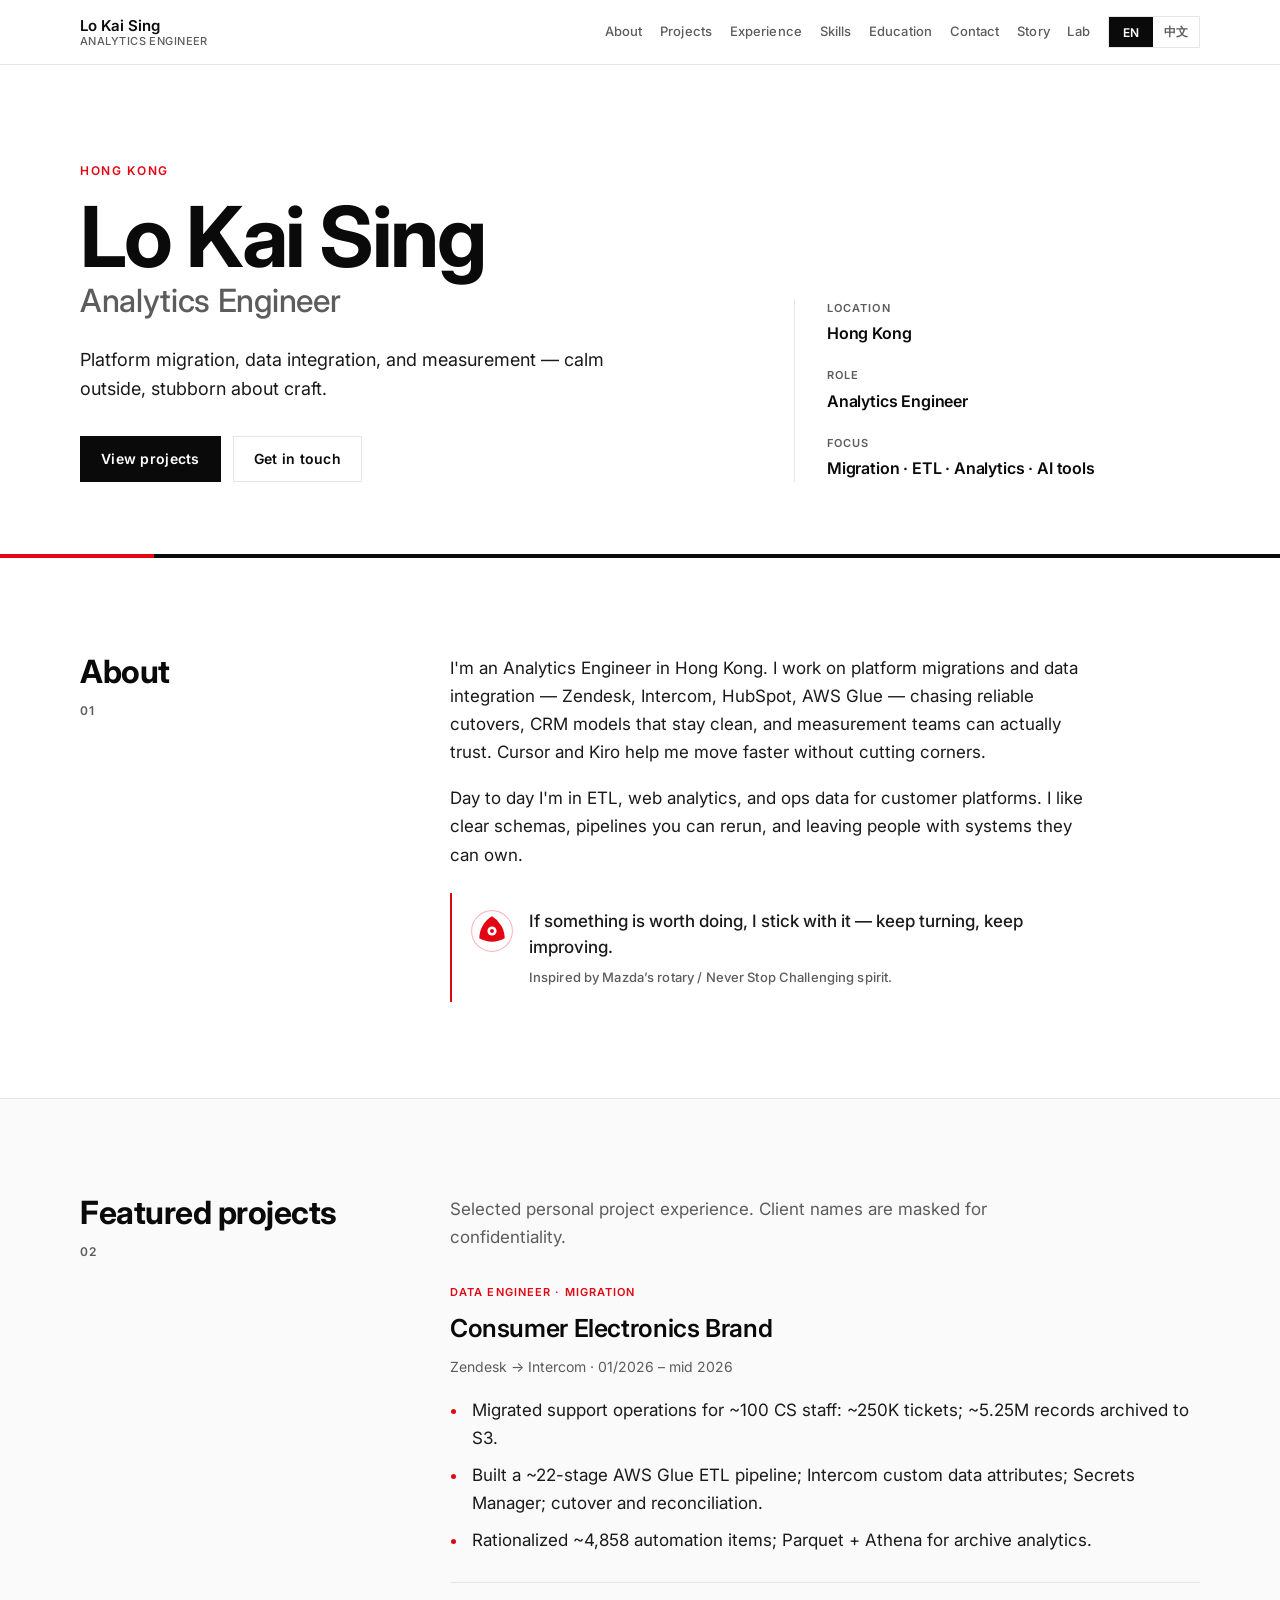
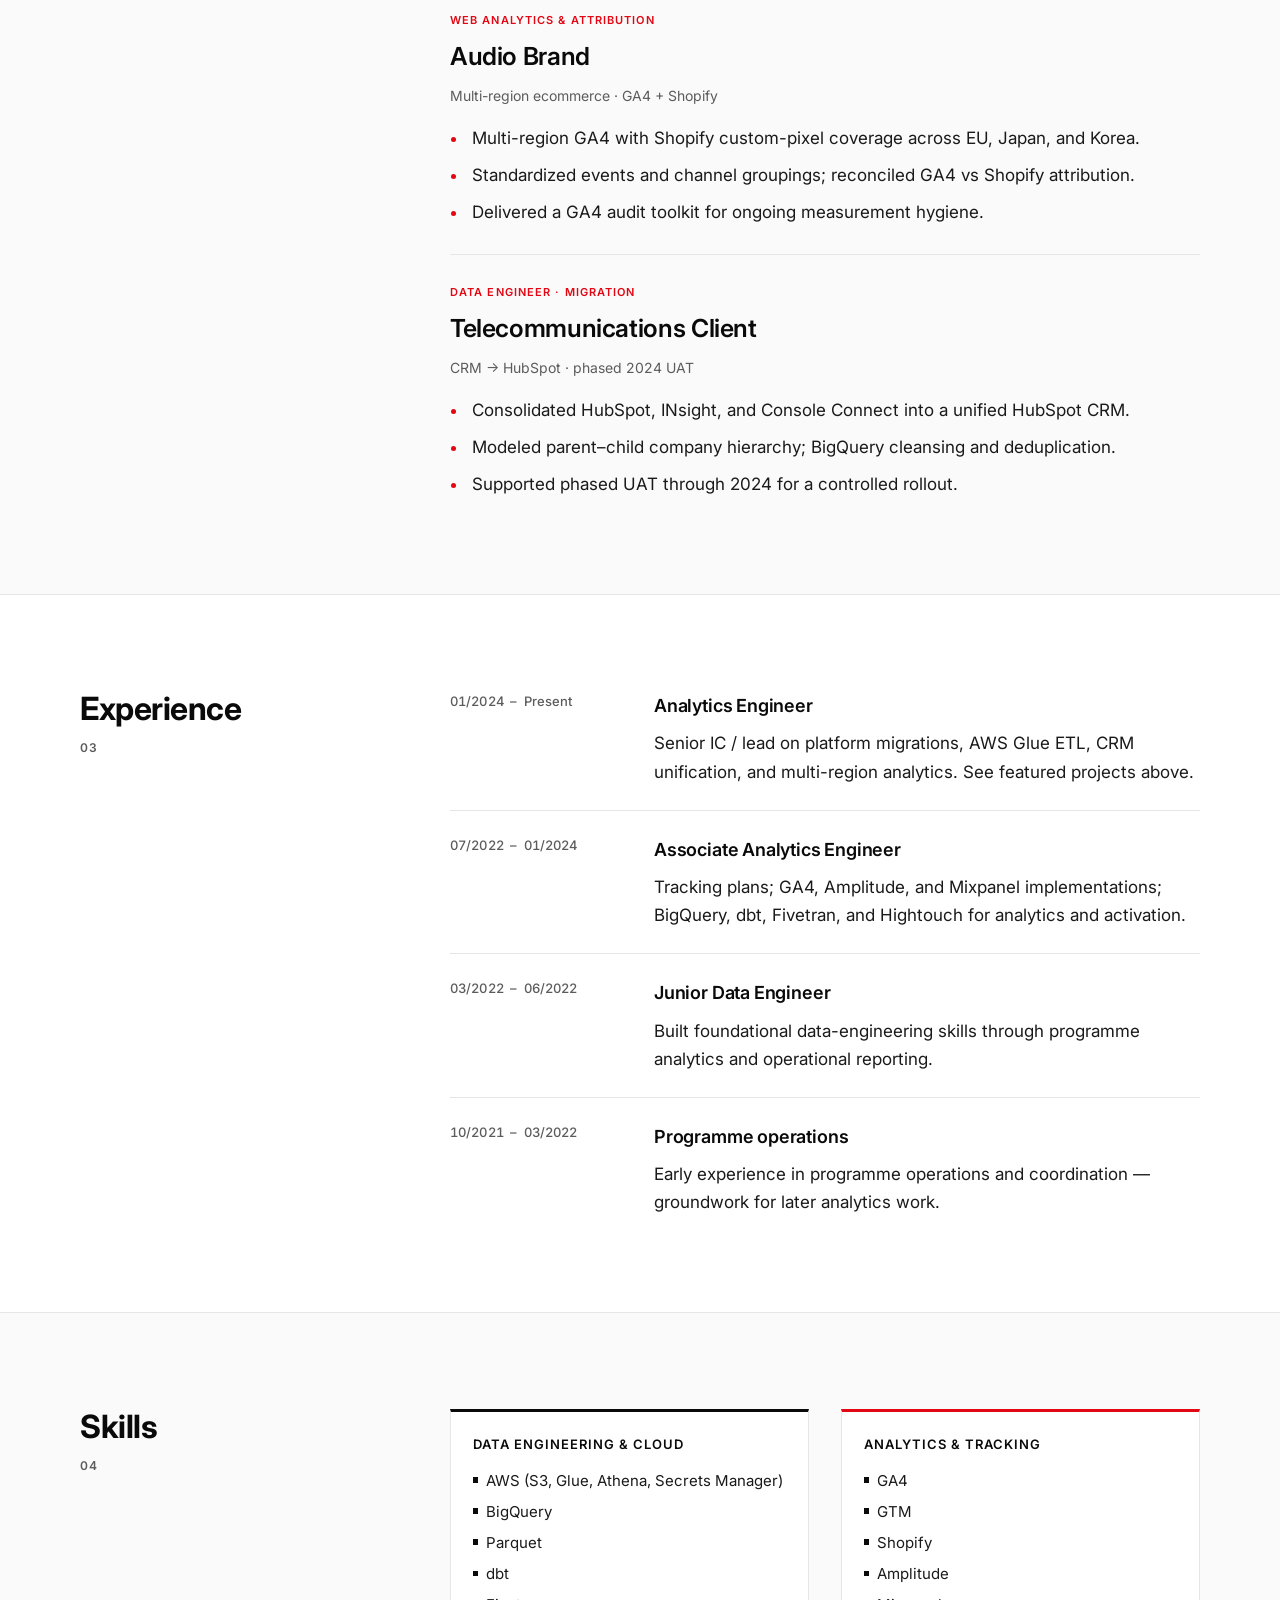
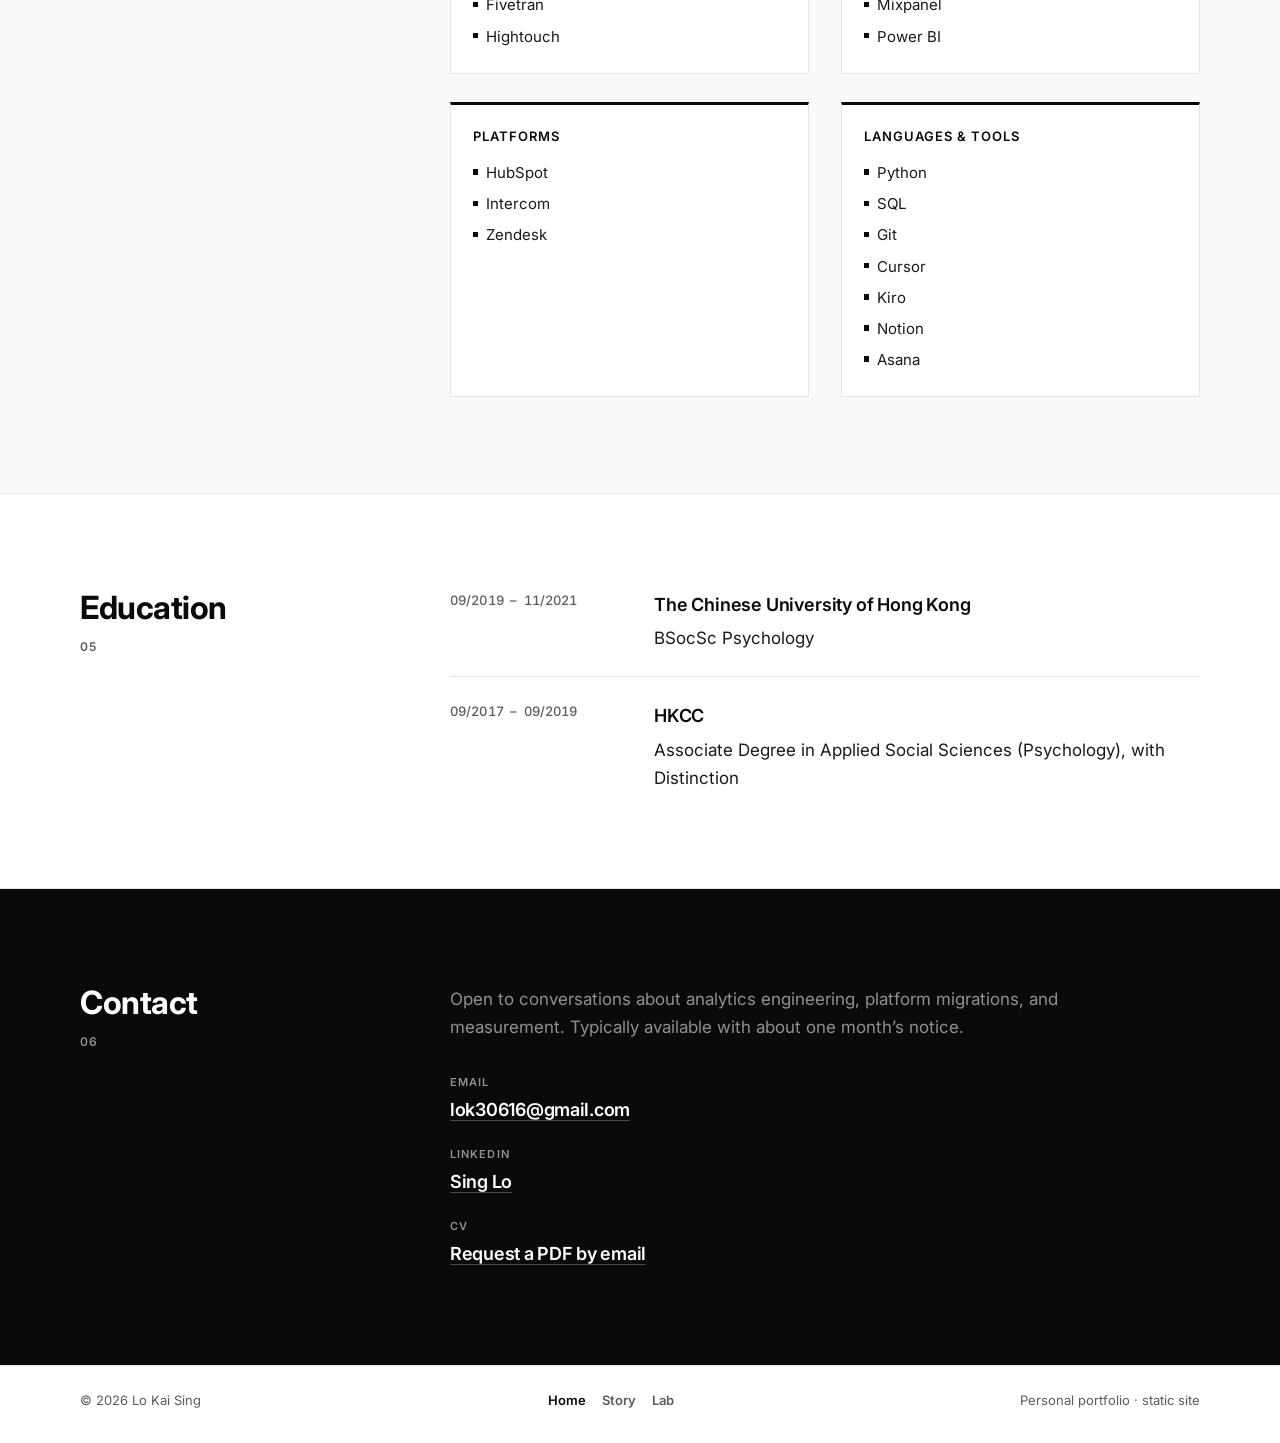
<file: index.html>
<!DOCTYPE html>
<html lang="en">
<head>
  <meta charset="UTF-8" />
  <meta name="viewport" content="width=device-width, initial-scale=1" />
  <meta name="description" content="Lo Kai Sing — Analytics Engineer based in Hong Kong. Data migration, analytics, and CRM platforms." />
  <meta name="author" content="Lo Kai Sing" />
  <title>Lo Kai Sing · Analytics Engineer</title>
  <link rel="preconnect" href="https://fonts.googleapis.com" />
  <link rel="preconnect" href="https://fonts.gstatic.com" crossorigin />
  <link href="https://fonts.googleapis.com/css2?family=Inter:wght@400;500;600;700;800&display=swap" rel="stylesheet" />
  <link rel="stylesheet" href="styles.css" />
</head>
<body>
  <a class="skip-link" href="#main" data-i18n="skip">Skip to content</a>

  <header class="site-header">
    <div class="wrap header-inner">
      <a class="wordmark" href="#top" aria-label="Lo Kai Sing — home">
        <span class="wordmark-name">Lo Kai Sing</span>
        <span class="wordmark-role" data-i18n="wordmarkRole">Analytics Engineer</span>
      </a>
      <nav class="nav" aria-label="Primary">
        <a href="#about" data-i18n="navAbout">About</a>
        <a href="#projects" data-i18n="navProjects">Projects</a>
        <a href="#experience" data-i18n="navExperience">Experience</a>
        <a href="#skills" data-i18n="navSkills">Skills</a>
        <a href="#education" data-i18n="navEducation">Education</a>
        <a href="#contact" data-i18n="navContact">Contact</a>
        <a href="/story/" data-i18n="navStory">Story</a>
        <a href="/lab/" data-i18n="navLab">Lab</a>
      </nav>
      <div class="header-actions">
        <div class="lang-toggle" role="group" aria-label="Language">
          <button type="button" id="lang-en" class="lang-btn is-active" aria-pressed="true" data-lang="en">EN</button>
          <button type="button" id="lang-zh" class="lang-btn" aria-pressed="false" data-lang="zh">中文</button>
        </div>
      </div>
    </div>
  </header>

  <main id="main">
    <section id="top" class="hero">
      <div class="wrap hero-grid">
        <div class="hero-copy">
          <p class="eyebrow" data-i18n="heroEyebrow">Hong Kong</p>
          <h1 class="display">
            <span class="display-name">Lo Kai Sing</span>
            <span class="display-title" data-i18n="heroTitle">Analytics Engineer</span>
          </h1>
          <p class="lede" data-i18n="heroLede">Platform migration, data integration, and measurement — calm outside, stubborn about craft.</p>
          <div class="hero-cta">
            <a class="btn btn-primary" href="#projects" data-i18n="ctaProjects">View projects</a>
            <a class="btn btn-ghost" href="#contact" data-i18n="ctaContact">Get in touch</a>
          </div>
        </div>
        <aside class="hero-meta" aria-label="Quick facts">
          <dl class="meta-list">
            <div>
              <dt data-i18n="metaLocation">Location</dt>
              <dd data-i18n="metaLocationValue">Hong Kong</dd>
            </div>
            <div>
              <dt data-i18n="metaRole">Role</dt>
              <dd data-i18n="metaRoleValue">Analytics Engineer</dd>
            </div>
            <div>
              <dt data-i18n="metaFocus">Focus</dt>
              <dd data-i18n="metaFocusValue">Migration · ETL · Analytics · AI tools</dd>
            </div>
          </dl>
        </aside>
      </div>
      <div class="hero-rule" aria-hidden="true"></div>
    </section>

    <section id="about" class="section">
      <div class="wrap section-grid">
        <div class="section-label">
          <h2 data-i18n="aboutTitle">About</h2>
          <p class="section-index">01</p>
        </div>
        <div class="section-body">
          <p class="prose" data-i18n="aboutP1">I'm an Analytics Engineer in Hong Kong. I work on platform migrations and data integration — Zendesk, Intercom, HubSpot, AWS Glue — chasing reliable cutovers, CRM models that stay clean, and measurement teams can actually trust. Cursor and Kiro help me move faster without cutting corners.</p>
          <p class="prose" data-i18n="aboutP2">Day to day I'm in ETL, web analytics, and ops data for customer platforms. I like clear schemas, pipelines you can rerun, and leaving people with systems they can own.</p>
          <blockquote class="about-motto">
            <div class="about-motto-row">
              <svg class="rotor-mark" viewBox="0 0 48 48" width="44" height="44" aria-hidden="true" focusable="false">
                <!-- Original Reuleaux-style rotor mark (personal symbol, not a Mazda logo) -->
                <circle cx="24" cy="24" r="22.25" fill="none" stroke="currentColor" stroke-width="1.2" opacity="0.28"/>
                <path fill="currentColor" d="M24 8A27.713 27.713 0 0 1 37.856 32A27.713 27.713 0 0 1 10.144 32A27.713 27.713 0 0 1 24 8Z"/>
                <circle cx="24" cy="24" r="5" fill="var(--white)"/>
                <circle cx="24" cy="24" r="2.15" fill="currentColor"/>
              </svg>
              <div class="about-motto-copy">
                <p class="about-motto-text" data-i18n="aboutMotto">If something is worth doing, I stick with it — keep turning, keep improving.</p>
                <p class="about-motto-attrib" data-i18n="aboutAttrib">Inspired by Mazda’s rotary / Never Stop Challenging spirit.</p>
              </div>
            </div>
          </blockquote>
        </div>
      </div>
    </section>

    <section id="projects" class="section section-alt">
      <div class="wrap section-grid">
        <div class="section-label">
          <h2 data-i18n="projectsTitle">Featured projects</h2>
          <p class="section-index">02</p>
        </div>
        <div class="section-body">
          <p class="section-intro" data-i18n="projectsIntro">Selected personal project experience. Client names are masked for confidentiality.</p>

          <article class="project-card">
            <header class="project-header">
              <p class="project-tag" data-i18n="proj1Tag">Data Engineer · Migration</p>
              <h3 class="project-title" data-i18n="proj1Title">Consumer Electronics Brand</h3>
              <p class="project-meta"><span data-i18n="proj1Meta">Zendesk → Intercom · 01/2026 – mid 2026</span></p>
            </header>
            <ul class="project-points">
              <li data-i18n="proj1b1">Migrated support operations for ~100 CS staff: ~250K tickets; ~5.25M records archived to S3.</li>
              <li data-i18n="proj1b2">Built a ~22-stage AWS Glue ETL pipeline; Intercom custom data attributes; Secrets Manager; cutover and reconciliation.</li>
              <li data-i18n="proj1b3">Rationalized ~4,858 automation items; Parquet + Athena for archive analytics.</li>
            </ul>
          </article>

          <article class="project-card">
            <header class="project-header">
              <p class="project-tag" data-i18n="proj2Tag">Web Analytics &amp; Attribution</p>
              <h3 class="project-title" data-i18n="proj2Title">Audio Brand</h3>
              <p class="project-meta"><span data-i18n="proj2Meta">Multi-region ecommerce · GA4 + Shopify</span></p>
            </header>
            <ul class="project-points">
              <li data-i18n="proj2b1">Multi-region GA4 with Shopify custom-pixel coverage across EU, Japan, and Korea.</li>
              <li data-i18n="proj2b2">Standardized events and channel groupings; reconciled GA4 vs Shopify attribution.</li>
              <li data-i18n="proj2b3">Delivered a GA4 audit toolkit for ongoing measurement hygiene.</li>
            </ul>
          </article>

          <article class="project-card">
            <header class="project-header">
              <p class="project-tag" data-i18n="proj3Tag">Data Engineer · Migration</p>
              <h3 class="project-title" data-i18n="proj3Title">Telecommunications Client</h3>
              <p class="project-meta"><span data-i18n="proj3Meta">CRM → HubSpot · phased 2024 UAT</span></p>
            </header>
            <ul class="project-points">
              <li data-i18n="proj3b1">Consolidated HubSpot, INsight, and Console Connect into a unified HubSpot CRM.</li>
              <li data-i18n="proj3b2">Modeled parent–child company hierarchy; BigQuery cleansing and deduplication.</li>
              <li data-i18n="proj3b3">Supported phased UAT through 2024 for a controlled rollout.</li>
            </ul>
          </article>
        </div>
      </div>
    </section>

    <section id="experience" class="section">
      <div class="wrap section-grid">
        <div class="section-label">
          <h2 data-i18n="experienceTitle">Experience</h2>
          <p class="section-index">03</p>
        </div>
        <div class="section-body">
          <ol class="timeline">
            <li class="timeline-item">
              <div class="timeline-when">
                <time datetime="2024-01">01/2024</time>
                <span class="timeline-dash">–</span>
                <span data-i18n="expCurrent">Present</span>
              </div>
              <div class="timeline-what">
                <h3 data-i18n="exp1Role">Analytics Engineer</h3>
                <p class="timeline-desc" data-i18n="exp1Desc">Senior IC / lead on platform migrations, AWS Glue ETL, CRM unification, and multi-region analytics. See featured projects above.</p>
              </div>
            </li>
            <li class="timeline-item">
              <div class="timeline-when">
                <time datetime="2022-07">07/2022</time>
                <span class="timeline-dash">–</span>
                <time datetime="2024-01">01/2024</time>
              </div>
              <div class="timeline-what">
                <h3 data-i18n="exp2Role">Associate Analytics Engineer</h3>
                <p class="timeline-desc" data-i18n="exp2Desc">Tracking plans; GA4, Amplitude, and Mixpanel implementations; BigQuery, dbt, Fivetran, and Hightouch for analytics and activation.</p>
              </div>
            </li>
            <li class="timeline-item">
              <div class="timeline-when">
                <time datetime="2022-03">03/2022</time>
                <span class="timeline-dash">–</span>
                <time datetime="2022-06">06/2022</time>
              </div>
              <div class="timeline-what">
                <h3 data-i18n="exp3Role">Junior Data Engineer</h3>
                <p class="timeline-desc" data-i18n="exp3Desc">Built foundational data-engineering skills through programme analytics and operational reporting.</p>
              </div>
            </li>
            <li class="timeline-item">
              <div class="timeline-when">
                <time datetime="2021-10">10/2021</time>
                <span class="timeline-dash">–</span>
                <time datetime="2022-03">03/2022</time>
              </div>
              <div class="timeline-what">
                <h3 data-i18n="exp4Role">Programme operations</h3>
                <p class="timeline-desc" data-i18n="exp4Desc">Early experience in programme operations and coordination — groundwork for later analytics work.</p>
              </div>
            </li>
          </ol>
        </div>
      </div>
    </section>

    <section id="skills" class="section section-alt">
      <div class="wrap section-grid">
        <div class="section-label">
          <h2 data-i18n="skillsTitle">Skills</h2>
          <p class="section-index">04</p>
        </div>
        <div class="section-body skills-grid">
          <div class="skill-group">
            <h3 data-i18n="skill1Title">Data Engineering &amp; Cloud</h3>
            <ul>
              <li>AWS (S3, Glue, Athena, Secrets Manager)</li>
              <li>BigQuery</li>
              <li>Parquet</li>
              <li>dbt</li>
              <li>Fivetran</li>
              <li>Hightouch</li>
            </ul>
          </div>
          <div class="skill-group">
            <h3 data-i18n="skill2Title">Analytics &amp; Tracking</h3>
            <ul>
              <li>GA4</li>
              <li>GTM</li>
              <li>Shopify</li>
              <li>Amplitude</li>
              <li>Mixpanel</li>
              <li>Power BI</li>
            </ul>
          </div>
          <div class="skill-group">
            <h3 data-i18n="skill3Title">Platforms</h3>
            <ul>
              <li>HubSpot</li>
              <li>Intercom</li>
              <li>Zendesk</li>
            </ul>
          </div>
          <div class="skill-group">
            <h3 data-i18n="skill4Title">Languages &amp; Tools</h3>
            <ul>
              <li>Python</li>
              <li>SQL</li>
              <li>Git</li>
              <li>Cursor</li>
              <li>Kiro</li>
              <li>Notion</li>
              <li>Asana</li>
            </ul>
          </div>
        </div>
      </div>
    </section>

    <section id="education" class="section">
      <div class="wrap section-grid">
        <div class="section-label">
          <h2 data-i18n="educationTitle">Education</h2>
          <p class="section-index">05</p>
        </div>
        <div class="section-body">
          <ul class="edu-list">
            <li class="edu-item">
              <div class="edu-when">
                <time datetime="2019-09">09/2019</time>
                <span class="timeline-dash">–</span>
                <time datetime="2021-11">11/2021</time>
              </div>
              <div class="edu-what">
                <h3 data-i18n="edu1School">The Chinese University of Hong Kong</h3>
                <p data-i18n="edu1Degree">BSocSc Psychology</p>
              </div>
            </li>
            <li class="edu-item">
              <div class="edu-when">
                <time datetime="2017-09">09/2017</time>
                <span class="timeline-dash">–</span>
                <time datetime="2019-09">09/2019</time>
              </div>
              <div class="edu-what">
                <h3 data-i18n="edu2School">HKCC</h3>
                <p data-i18n="edu2Degree">Associate Degree in Applied Social Sciences (Psychology), with Distinction</p>
              </div>
            </li>
          </ul>
        </div>
      </div>
    </section>

    <section id="contact" class="section section-contact">
      <div class="wrap section-grid">
        <div class="section-label">
          <h2 data-i18n="contactTitle">Contact</h2>
          <p class="section-index">06</p>
        </div>
        <div class="section-body">
          <p class="prose contact-lede" data-i18n="contactLede">Open to conversations about analytics engineering, platform migrations, and measurement. Typically available with about one month’s notice.</p>
          <ul class="contact-list">
            <li>
              <span class="contact-label" data-i18n="contactEmail">Email</span>
              <a href="mailto:lok30616@gmail.com">lok30616@gmail.com</a>
            </li>
            <li>
              <span class="contact-label" data-i18n="contactLinkedIn">LinkedIn</span>
              <a href="https://www.linkedin.com/in/sing-lo-693394229" target="_blank" rel="noopener noreferrer" data-i18n="contactLinkedInValue">Sing Lo</a>
            </li>
            <li>
              <span class="contact-label" data-i18n="contactCV">CV</span>
              <a href="mailto:lok30616@gmail.com?subject=CV%20request" data-i18n="contactCVValue">Request a PDF by email</a>
            </li>
          </ul>
        </div>
      </div>
    </section>
  </main>

  <footer class="site-footer">
    <div class="wrap footer-inner">
      <p>© <span id="year"></span> Lo Kai Sing</p>
      <p class="footer-links">
        <a href="/" data-i18n="navHome" aria-current="page">Home</a>
        <a href="/story/" data-i18n="navStory">Story</a>
        <a href="/lab/" data-i18n="navLab">Lab</a>
      </p>
      <p class="footer-note" data-i18n="footerNote">Personal portfolio · static site</p>
    </div>
  </footer>

  <script src="script.js"></script>
</body>
</html>
</file>
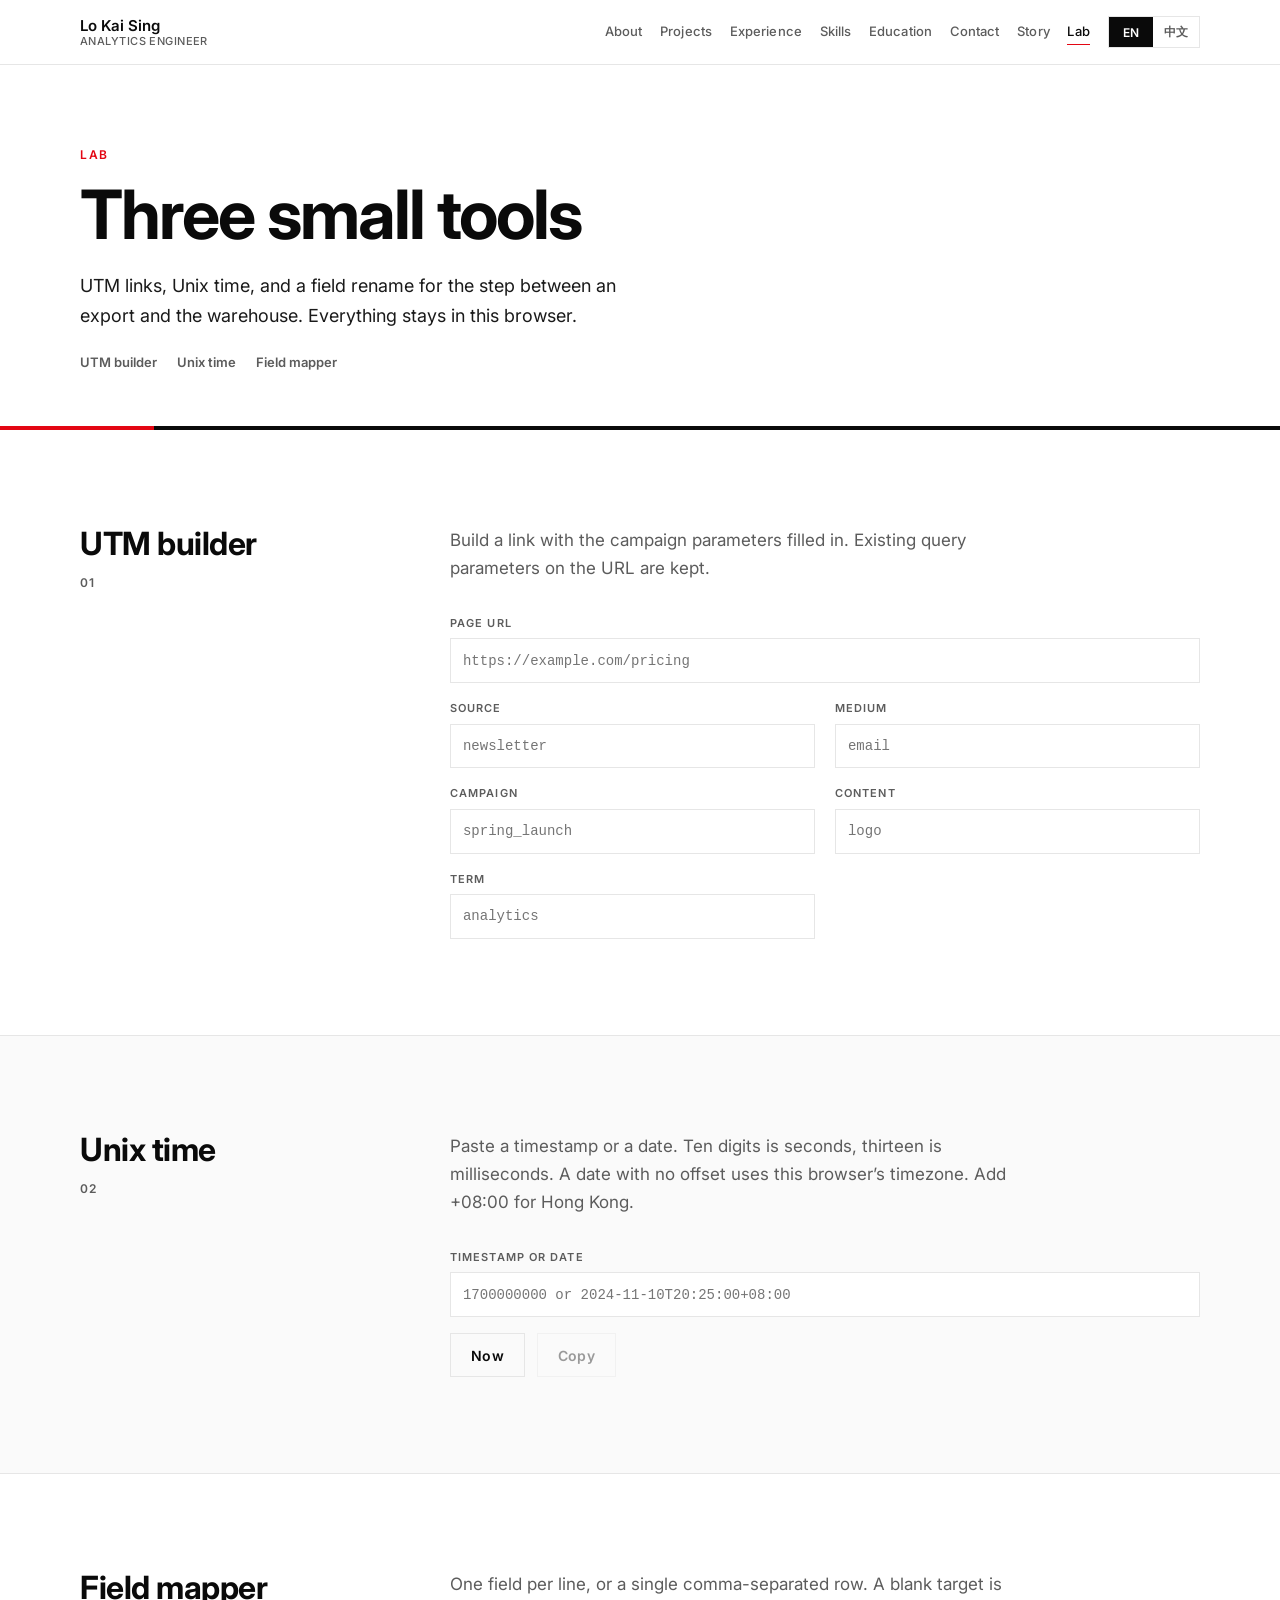
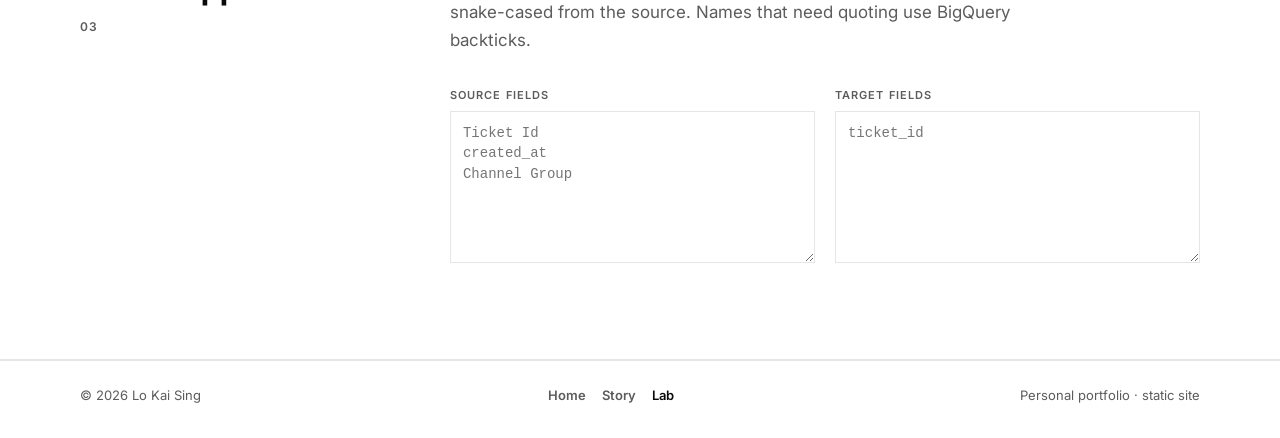
<file: lab/index.html>
<!DOCTYPE html>
<html lang="en">
<head>
  <meta charset="UTF-8" />
  <meta name="viewport" content="width=device-width, initial-scale=1" />
  <meta name="description" content="Small tools for tracking and migrations: a UTM builder, a Unix time converter, and a field rename mapper. Nothing leaves the browser." />
  <meta name="author" content="Lo Kai Sing" />
  <title>Lab · Lo Kai Sing</title>
  <link rel="preconnect" href="https://fonts.googleapis.com" />
  <link rel="preconnect" href="https://fonts.gstatic.com" crossorigin />
  <link href="https://fonts.googleapis.com/css2?family=Inter:wght@400;500;600;700;800&display=swap" rel="stylesheet" />
  <link rel="stylesheet" href="/styles.css" />
</head>
<body>
  <a class="skip-link" href="#main" data-i18n="skip">Skip to content</a>

  <header class="site-header">
    <div class="wrap header-inner">
      <a class="wordmark" href="/" aria-label="Lo Kai Sing — home">
        <span class="wordmark-name">Lo Kai Sing</span>
        <span class="wordmark-role" data-i18n="wordmarkRole">Analytics Engineer</span>
      </a>
      <nav class="nav" aria-label="Primary">
        <a href="/#about" data-i18n="navAbout">About</a>
        <a href="/#projects" data-i18n="navProjects">Projects</a>
        <a href="/#experience" data-i18n="navExperience">Experience</a>
        <a href="/#skills" data-i18n="navSkills">Skills</a>
        <a href="/#education" data-i18n="navEducation">Education</a>
        <a href="/#contact" data-i18n="navContact">Contact</a>
        <a href="/story/" data-i18n="navStory">Story</a>
        <a href="/lab/" data-i18n="navLab" aria-current="page">Lab</a>
      </nav>
      <div class="header-actions">
        <div class="lang-toggle" role="group" aria-label="Language">
          <button type="button" id="lang-en" class="lang-btn is-active" aria-pressed="true" data-lang="en">EN</button>
          <button type="button" id="lang-zh" class="lang-btn" aria-pressed="false" data-lang="zh">中文</button>
        </div>
      </div>
    </div>
  </header>

  <main id="main">
    <section class="page-hero">
      <div class="wrap">
        <p class="eyebrow" data-i18n="labEyebrow">Lab</p>
        <h1 class="page-title" data-i18n="labTitle">Three small tools</h1>
        <p class="lede" data-i18n="labLede">UTM links, Unix time, and a field rename for the step between an export and the warehouse. Everything stays in this browser.</p>
        <p class="page-jumps">
          <a href="#utm" data-i18n="utmTitle">UTM builder</a>
          <a href="#unix" data-i18n="unixTitle">Unix time</a>
          <a href="#fields" data-i18n="mapTitle">Field mapper</a>
        </p>
      </div>
      <div class="hero-rule" aria-hidden="true"></div>
    </section>

    <section id="utm" class="section">
      <div class="wrap section-grid">
        <div class="section-label">
          <h2 data-i18n="utmTitle">UTM builder</h2>
          <p class="section-index">01</p>
        </div>
        <form class="tool" id="utm-form" autocomplete="off">
          <p class="section-intro" data-i18n="utmIntro">Build a link with the campaign parameters filled in. Existing query parameters on the URL are kept.</p>
          <div class="tool-grid">
            <label class="field field-wide">
              <span data-i18n="utmUrl">Page URL</span>
              <input name="url" type="text" inputmode="url" spellcheck="false" data-i18n-placeholder="utmUrlPh" placeholder="https://example.com/pricing" />
            </label>
            <label class="field">
              <span data-i18n="utmSource">Source</span>
              <input name="source" type="text" spellcheck="false" data-i18n-placeholder="utmSourcePh" placeholder="newsletter" />
            </label>
            <label class="field">
              <span data-i18n="utmMedium">Medium</span>
              <input name="medium" type="text" spellcheck="false" data-i18n-placeholder="utmMediumPh" placeholder="email" />
            </label>
            <label class="field">
              <span data-i18n="utmCampaign">Campaign</span>
              <input name="campaign" type="text" spellcheck="false" data-i18n-placeholder="utmCampaignPh" placeholder="spring_launch" />
            </label>
            <label class="field">
              <span data-i18n="utmContent">Content</span>
              <input name="content" type="text" spellcheck="false" data-i18n-placeholder="utmContentPh" placeholder="logo" />
            </label>
            <label class="field">
              <span data-i18n="utmTerm">Term</span>
              <input name="term" type="text" spellcheck="false" data-i18n-placeholder="utmTermPh" placeholder="analytics" />
            </label>
          </div>
          <p class="tool-error" id="utm-error" role="alert"></p>
          <div class="tool-result" id="utm-result" hidden>
            <div class="tool-result-bar">
              <span data-i18n="utmResult">Link</span>
              <button type="button" class="btn btn-ghost btn-small" id="utm-copy" data-i18n="copy">Copy</button>
            </div>
            <a class="tool-link" id="utm-link" target="_blank" rel="noopener noreferrer"></a>
          </div>
        </form>
      </div>
    </section>

    <section id="unix" class="section section-alt">
      <div class="wrap section-grid">
        <div class="section-label">
          <h2 data-i18n="unixTitle">Unix time</h2>
          <p class="section-index">02</p>
        </div>
        <form class="tool" id="unix-form" autocomplete="off">
          <p class="section-intro" data-i18n="unixIntro">Paste a timestamp or a date. Ten digits is seconds, thirteen is milliseconds. A date with no offset uses this browser’s timezone. Add +08:00 for Hong Kong.</p>
          <div class="tool-grid">
            <label class="field field-wide">
              <span data-i18n="unixInput">Timestamp or date</span>
              <input id="unix-in" name="instant" type="text" spellcheck="false" data-i18n-placeholder="unixPh" placeholder="1700000000 or 2024-11-10T20:25:00+08:00" />
            </label>
          </div>
          <div class="tool-actions">
            <button type="button" class="btn btn-ghost" id="unix-now" data-i18n="unixNow">Now</button>
            <button type="button" class="btn btn-ghost" id="unix-copy" data-i18n="copy" disabled>Copy</button>
          </div>
          <p class="tool-error" id="unix-error" role="alert"></p>
          <dl class="tool-readout" id="unix-out" hidden>
            <div>
              <dt data-i18n="unixSeconds">Seconds</dt>
              <dd id="unix-sec"></dd>
            </div>
            <div>
              <dt data-i18n="unixMillis">Milliseconds</dt>
              <dd id="unix-ms"></dd>
            </div>
            <div>
              <dt data-i18n="unixUtc">UTC</dt>
              <dd id="unix-utc"></dd>
            </div>
            <div>
              <dt data-i18n="unixHk">Hong Kong</dt>
              <dd id="unix-hk"></dd>
            </div>
          </dl>
        </form>
      </div>
    </section>

    <section id="fields" class="section">
      <div class="wrap section-grid">
        <div class="section-label">
          <h2 data-i18n="mapTitle">Field mapper</h2>
          <p class="section-index">03</p>
        </div>
        <form class="tool" id="map-form" autocomplete="off">
          <p class="section-intro" data-i18n="mapIntro">One field per line, or a single comma-separated row. A blank target is snake-cased from the source. Names that need quoting use BigQuery backticks.</p>
          <div class="tool-grid">
            <label class="field">
              <span data-i18n="mapSource">Source fields</span>
              <textarea id="map-src" name="source" spellcheck="false" data-i18n-placeholder="mapSourcePh" placeholder="Ticket Id&#10;created_at&#10;Channel Group"></textarea>
            </label>
            <label class="field">
              <span data-i18n="mapTarget">Target fields</span>
              <textarea id="map-dst" name="target" spellcheck="false" data-i18n-placeholder="mapTargetPh" placeholder="ticket_id"></textarea>
            </label>
          </div>
          <p class="tool-note" id="map-note"></p>
          <div class="tool-result" id="map-sql-wrap" hidden>
            <div class="tool-result-bar">
              <span data-i18n="mapSql">SQL</span>
              <button type="button" class="btn btn-ghost btn-small" id="map-copy-sql" data-i18n="copy">Copy</button>
            </div>
            <pre class="tool-out" id="map-sql"></pre>
          </div>
          <div class="tool-result" id="map-json-wrap" hidden>
            <div class="tool-result-bar">
              <span data-i18n="mapJson">JSON</span>
              <button type="button" class="btn btn-ghost btn-small" id="map-copy-json" data-i18n="copy">Copy</button>
            </div>
            <pre class="tool-out" id="map-json"></pre>
          </div>
        </form>
      </div>
    </section>
  </main>

  <footer class="site-footer">
    <div class="wrap footer-inner">
      <p>© <span id="year"></span> Lo Kai Sing</p>
      <p class="footer-links">
        <a href="/" data-i18n="navHome">Home</a>
        <a href="/story/" data-i18n="navStory">Story</a>
        <a href="/lab/" data-i18n="navLab" aria-current="page">Lab</a>
      </p>
      <p class="footer-note" data-i18n="footerNote">Personal portfolio · static site</p>
    </div>
  </footer>

  <script src="/lab-tools.js"></script>
  <script src="/script.js"></script>
</body>
</html>
</file>
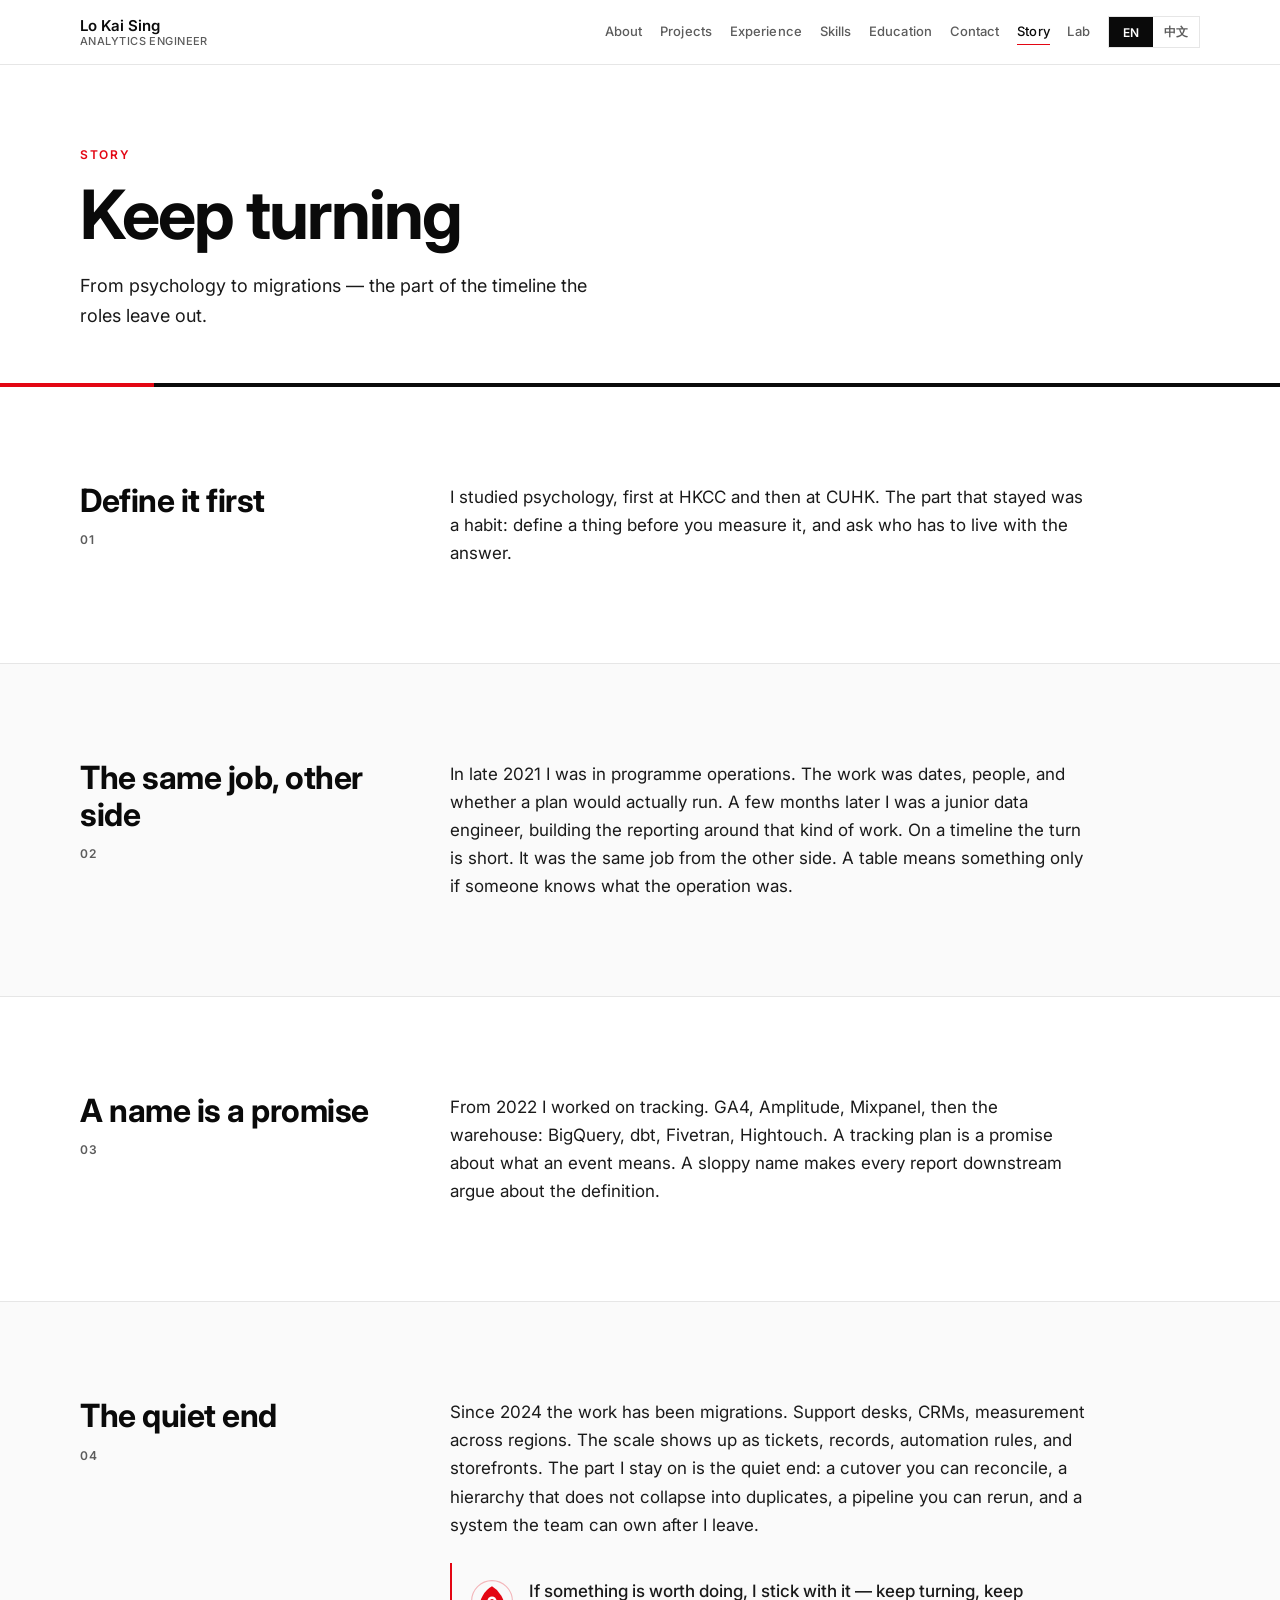
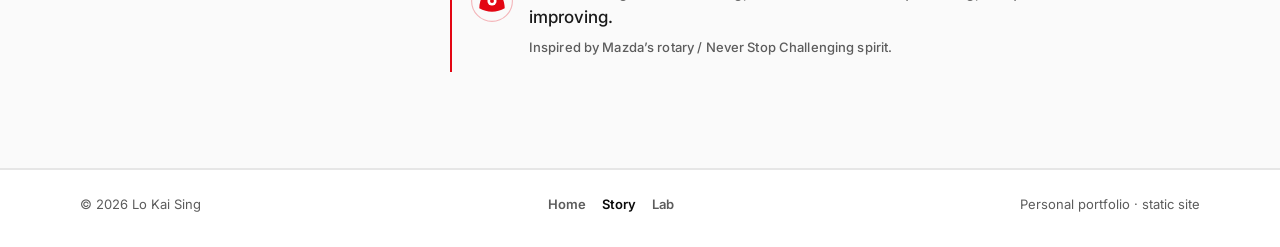
<file: story/index.html>
<!DOCTYPE html>
<html lang="en">
<head>
  <meta charset="UTF-8" />
  <meta name="viewport" content="width=device-width, initial-scale=1" />
  <meta name="description" content="Lo Kai Sing — from psychology to analytics engineering. The part of the timeline the roles leave out." />
  <meta name="author" content="Lo Kai Sing" />
  <title>Story · Lo Kai Sing</title>
  <link rel="preconnect" href="https://fonts.googleapis.com" />
  <link rel="preconnect" href="https://fonts.gstatic.com" crossorigin />
  <link href="https://fonts.googleapis.com/css2?family=Inter:wght@400;500;600;700;800&display=swap" rel="stylesheet" />
  <link rel="stylesheet" href="/styles.css" />
</head>
<body>
  <a class="skip-link" href="#main" data-i18n="skip">Skip to content</a>

  <header class="site-header">
    <div class="wrap header-inner">
      <a class="wordmark" href="/" aria-label="Lo Kai Sing — home">
        <span class="wordmark-name">Lo Kai Sing</span>
        <span class="wordmark-role" data-i18n="wordmarkRole">Analytics Engineer</span>
      </a>
      <nav class="nav" aria-label="Primary">
        <a href="/#about" data-i18n="navAbout">About</a>
        <a href="/#projects" data-i18n="navProjects">Projects</a>
        <a href="/#experience" data-i18n="navExperience">Experience</a>
        <a href="/#skills" data-i18n="navSkills">Skills</a>
        <a href="/#education" data-i18n="navEducation">Education</a>
        <a href="/#contact" data-i18n="navContact">Contact</a>
        <a href="/story/" data-i18n="navStory" aria-current="page">Story</a>
        <a href="/lab/" data-i18n="navLab">Lab</a>
      </nav>
      <div class="header-actions">
        <div class="lang-toggle" role="group" aria-label="Language">
          <button type="button" id="lang-en" class="lang-btn is-active" aria-pressed="true" data-lang="en">EN</button>
          <button type="button" id="lang-zh" class="lang-btn" aria-pressed="false" data-lang="zh">中文</button>
        </div>
      </div>
    </div>
  </header>

  <main id="main">
    <section class="page-hero">
      <div class="wrap">
        <p class="eyebrow" data-i18n="storyEyebrow">Story</p>
        <h1 class="page-title" data-i18n="storyTitle">Keep turning</h1>
        <p class="lede" data-i18n="storyLede">From psychology to migrations — the part of the timeline the roles leave out.</p>
      </div>
      <div class="hero-rule" aria-hidden="true"></div>
    </section>

    <section class="section">
      <div class="wrap section-grid">
        <div class="section-label">
          <h2 data-i18n="story1Title">Define it first</h2>
          <p class="section-index">01</p>
        </div>
        <div class="section-body">
          <p class="prose" data-i18n="story1Body">I studied psychology, first at HKCC and then at CUHK. The part that stayed was a habit: define a thing before you measure it, and ask who has to live with the answer.</p>
        </div>
      </div>
    </section>

    <section class="section section-alt">
      <div class="wrap section-grid">
        <div class="section-label">
          <h2 data-i18n="story2Title">The same job, other side</h2>
          <p class="section-index">02</p>
        </div>
        <div class="section-body">
          <p class="prose" data-i18n="story2Body">In late 2021 I was in programme operations. The work was dates, people, and whether a plan would actually run. A few months later I was a junior data engineer, building the reporting around that kind of work. On a timeline the turn is short. It was the same job from the other side. A table means something only if someone knows what the operation was.</p>
        </div>
      </div>
    </section>

    <section class="section">
      <div class="wrap section-grid">
        <div class="section-label">
          <h2 data-i18n="story3Title">A name is a promise</h2>
          <p class="section-index">03</p>
        </div>
        <div class="section-body">
          <p class="prose" data-i18n="story3Body">From 2022 I worked on tracking. GA4, Amplitude, Mixpanel, then the warehouse: BigQuery, dbt, Fivetran, Hightouch. A tracking plan is a promise about what an event means. A sloppy name makes every report downstream argue about the definition.</p>
        </div>
      </div>
    </section>

    <section class="section section-alt">
      <div class="wrap section-grid">
        <div class="section-label">
          <h2 data-i18n="story4Title">The quiet end</h2>
          <p class="section-index">04</p>
        </div>
        <div class="section-body">
          <p class="prose" data-i18n="story4Body">Since 2024 the work has been migrations. Support desks, CRMs, measurement across regions. The scale shows up as tickets, records, automation rules, and storefronts. The part I stay on is the quiet end: a cutover you can reconcile, a hierarchy that does not collapse into duplicates, a pipeline you can rerun, and a system the team can own after I leave.</p>
          <blockquote class="about-motto">
            <div class="about-motto-row">
              <svg class="rotor-mark" viewBox="0 0 48 48" width="44" height="44" aria-hidden="true" focusable="false">
                <circle cx="24" cy="24" r="22.25" fill="none" stroke="currentColor" stroke-width="1.2" opacity="0.28"/>
                <path fill="currentColor" d="M24 8A27.713 27.713 0 0 1 37.856 32A27.713 27.713 0 0 1 10.144 32A27.713 27.713 0 0 1 24 8Z"/>
                <circle cx="24" cy="24" r="5" fill="var(--white)"/>
                <circle cx="24" cy="24" r="2.15" fill="currentColor"/>
              </svg>
              <div class="about-motto-copy">
                <p class="about-motto-text" data-i18n="aboutMotto">If something is worth doing, I stick with it — keep turning, keep improving.</p>
                <p class="about-motto-attrib" data-i18n="aboutAttrib">Inspired by Mazda’s rotary / Never Stop Challenging spirit.</p>
              </div>
            </div>
          </blockquote>
        </div>
      </div>
    </section>
  </main>

  <footer class="site-footer">
    <div class="wrap footer-inner">
      <p>© <span id="year"></span> Lo Kai Sing</p>
      <p class="footer-links">
        <a href="/" data-i18n="navHome">Home</a>
        <a href="/story/" data-i18n="navStory" aria-current="page">Story</a>
        <a href="/lab/" data-i18n="navLab">Lab</a>
      </p>
      <p class="footer-note" data-i18n="footerNote">Personal portfolio · static site</p>
    </div>
  </footer>

  <script src="/script.js"></script>
</body>
</html>
</file>
<file: styles.css>
/* Swiss-inspired portfolio — Lo Kai Sing
   Black / near-black / light gray + sparingly used red accent */

:root {
  --ink: #0a0a0a;
  --ink-soft: #1a1a1a;
  --muted: #5c5c5c;
  --line: #e6e6e6;
  --paper: #fafafa;
  --white: #ffffff;
  --accent: #e30613;
  --accent-soft: rgba(227, 6, 19, 0.08);
  --max: 1120px;
  --gutter: clamp(1.25rem, 4vw, 2.5rem);
  --header-h: 4rem;
  --font: "Inter", "Helvetica Neue", Helvetica, Arial, sans-serif;
  --ease: cubic-bezier(0.2, 0.8, 0.2, 1);
}

*,
*::before,
*::after {
  box-sizing: border-box;
}

html {
  scroll-behavior: smooth;
  scroll-padding-top: calc(var(--header-h) + 0.75rem);
}

body {
  margin: 0;
  font-family: var(--font);
  font-size: 1.0625rem;
  line-height: 1.65;
  color: var(--ink);
  background: var(--white);
  -webkit-font-smoothing: antialiased;
  text-rendering: optimizeLegibility;
}

img,
svg {
  display: block;
  max-width: 100%;
}

[hidden] {
  display: none !important;
}

a {
  color: inherit;
  text-decoration-thickness: 1px;
  text-underline-offset: 0.18em;
  transition: color 0.15s var(--ease), opacity 0.15s var(--ease);
}

a:hover {
  color: var(--accent);
}

a:focus-visible,
button:focus-visible {
  outline: 2px solid var(--accent);
  outline-offset: 3px;
}

.skip-link {
  position: absolute;
  left: var(--gutter);
  top: -100px;
  z-index: 100;
  padding: 0.5rem 0.85rem;
  background: var(--ink);
  color: var(--white);
  text-decoration: none;
  font-size: 0.875rem;
  font-weight: 600;
}

.skip-link:focus {
  top: 0.75rem;
}

.wrap {
  width: min(100% - 2 * var(--gutter), var(--max));
  margin-inline: auto;
}

/* ——— Header ——— */

.site-header {
  position: sticky;
  top: 0;
  z-index: 50;
  min-height: var(--header-h);
  background: rgba(255, 255, 255, 0.92);
  backdrop-filter: blur(10px);
  border-bottom: 1px solid var(--line);
}

.header-inner {
  min-height: var(--header-h);
  display: grid;
  grid-template-columns: auto 1fr auto;
  align-items: center;
  gap: 0.75rem 1.15rem;
  padding-block: 0.4rem;
}

.wordmark {
  display: flex;
  flex-direction: column;
  gap: 0.05rem;
  text-decoration: none;
  line-height: 1.15;
}

.wordmark:hover {
  color: var(--ink);
}

.wordmark-name {
  font-weight: 600;
  font-size: 0.9375rem;
  letter-spacing: -0.01em;
}

.wordmark-role {
  font-size: 0.6875rem;
  font-weight: 500;
  color: var(--muted);
  letter-spacing: 0.04em;
  text-transform: uppercase;
}

.nav {
  display: flex;
  flex-wrap: wrap;
  justify-content: flex-end;
  gap: 0.15rem 1.1rem;
}

.nav a {
  font-size: 0.8125rem;
  font-weight: 500;
  text-decoration: none;
  color: var(--muted);
  letter-spacing: 0.01em;
  position: relative;
  transition: color 0.2s var(--ease);
}

.nav a::after {
  content: "";
  position: absolute;
  left: 0;
  bottom: -0.2em;
  width: 100%;
  height: 1px;
  background: var(--accent);
  transform: scaleX(0);
  transform-origin: left;
  transition: transform 0.25s var(--ease);
}

.nav a:hover {
  color: var(--ink);
}

.nav a:hover::after,
.nav a[aria-current="page"]::after {
  transform: scaleX(1);
}

.nav a[aria-current="page"] {
  color: var(--ink);
}

.lang-toggle {
  display: inline-flex;
  border: 1px solid var(--line);
  background: var(--white);
}

.lang-btn {
  appearance: none;
  border: 0;
  background: transparent;
  font-family: inherit;
  font-size: 0.75rem;
  font-weight: 600;
  letter-spacing: 0.04em;
  padding: 0.4rem 0.65rem;
  cursor: pointer;
  color: var(--muted);
  min-width: 2.75rem;
}

.lang-btn.is-active {
  background: var(--ink);
  color: var(--white);
}

.lang-btn:not(.is-active):hover {
  color: var(--ink);
  background: var(--paper);
}

/* ——— Hero ——— */

.hero {
  padding: clamp(3rem, 8vw, 6rem) 0 0;
}

.hero-grid {
  display: grid;
  grid-template-columns: minmax(0, 1.6fr) minmax(0, 1fr);
  gap: clamp(2rem, 5vw, 4rem);
  align-items: end;
  padding-bottom: clamp(2.5rem, 6vw, 4.5rem);
}

.eyebrow {
  margin: 0 0 1rem;
  font-size: 0.75rem;
  font-weight: 600;
  letter-spacing: 0.14em;
  text-transform: uppercase;
  color: var(--accent);
}

.display {
  margin: 0;
  display: flex;
  flex-direction: column;
  gap: 0.35rem;
}

.display-name {
  font-size: clamp(2.75rem, 8vw, 5.25rem);
  font-weight: 700;
  letter-spacing: -0.03em;
  line-height: 0.95;
}

.display-title {
  font-size: clamp(1.35rem, 3.2vw, 2rem);
  font-weight: 500;
  letter-spacing: -0.01em;
  color: var(--muted);
  line-height: 1.2;
}

.lede {
  margin: 1.5rem 0 0;
  max-width: 34rem;
  font-size: 1.125rem;
  color: var(--ink-soft);
}

.hero-cta {
  display: flex;
  flex-wrap: wrap;
  gap: 0.75rem;
  margin-top: 2rem;
}

.btn {
  display: inline-flex;
  align-items: center;
  justify-content: center;
  min-height: 2.75rem;
  padding: 0.65rem 1.25rem;
  font-size: 0.875rem;
  font-weight: 600;
  letter-spacing: 0.02em;
  text-decoration: none;
  border: 1px solid transparent;
  transition:
    background 0.2s var(--ease),
    color 0.2s var(--ease),
    border-color 0.2s var(--ease),
    transform 0.2s var(--ease),
    box-shadow 0.2s var(--ease);
}

.btn:hover {
  transform: translateY(-1px);
}

.btn-primary {
  background: var(--ink);
  color: var(--white);
}

.btn-primary:hover {
  background: var(--accent);
  color: var(--white);
}

.btn-ghost {
  background: transparent;
  border-color: var(--line);
  color: var(--ink);
}

.btn-ghost:hover {
  border-color: var(--ink);
  color: var(--ink);
}

.hero-meta {
  border-left: 1px solid var(--line);
  padding-left: clamp(1.25rem, 3vw, 2rem);
}

.meta-list {
  margin: 0;
  display: grid;
  gap: 1.25rem;
}

.meta-list dt {
  margin: 0 0 0.2rem;
  font-size: 0.6875rem;
  font-weight: 600;
  letter-spacing: 0.1em;
  text-transform: uppercase;
  color: var(--muted);
}

.meta-list dd {
  margin: 0;
  font-size: 1rem;
  font-weight: 600;
  letter-spacing: -0.01em;
}

.hero-rule {
  height: 4px;
  background: linear-gradient(90deg, var(--accent) 0 12%, var(--ink) 12% 100%);
}

/* ——— Sections ——— */

.section {
  padding: clamp(3.5rem, 8vw, 6rem) 0;
  border-bottom: 1px solid var(--line);
}

.section-alt {
  background: var(--paper);
}

.section-grid {
  display: grid;
  grid-template-columns: minmax(0, 0.85fr) minmax(0, 2fr);
  gap: clamp(1.5rem, 4vw, 3.5rem);
  align-items: start;
}

.section-label h2 {
  margin: 0;
  font-size: clamp(1.5rem, 3vw, 2rem);
  font-weight: 700;
  letter-spacing: -0.015em;
  line-height: 1.15;
}

.section-index {
  margin: 0.65rem 0 0;
  font-size: 0.75rem;
  font-weight: 600;
  letter-spacing: 0.12em;
  color: var(--muted);
}

.section-intro {
  margin: 0 0 2rem;
  color: var(--muted);
  max-width: 36rem;
}

.prose {
  margin: 0 0 1.15rem;
  max-width: 40rem;
  color: var(--ink-soft);
}

.prose:last-child {
  margin-bottom: 0;
}

.about-motto {
  margin: 1.5rem 0 0;
  padding: 0.95rem 0 0.95rem 1.15rem;
  max-width: 40rem;
  border-left: 2px solid var(--accent);
  background: transparent;
}

.about-motto-row {
  display: flex;
  align-items: flex-start;
  gap: 0.9rem;
}

.rotor-mark {
  flex: 0 0 auto;
  width: 2.75rem;
  height: 2.75rem;
  margin-top: 0.1rem;
  color: var(--accent);
}

.about-motto-copy {
  min-width: 0;
  flex: 1;
}

.about-motto-text {
  margin: 0;
  color: var(--ink-soft);
  font-weight: 500;
  line-height: 1.55;
}

.about-motto-attrib {
  margin: 0.45rem 0 0;
  font-size: 0.8125rem;
  line-height: 1.45;
  color: var(--muted);
  font-weight: 500;
  letter-spacing: 0.01em;
}

/* ——— Projects ——— */

.project-card {
  padding: 1.75rem 0;
  border-top: 1px solid var(--line);
  transition: background 0.25s var(--ease), padding-left 0.25s var(--ease);
}

.project-card:hover {
  padding-left: 0.35rem;
}

.project-card:hover .project-title {
  color: var(--ink-soft);
}

.project-card:first-of-type {
  border-top: 0;
  padding-top: 0;
}

.project-card:last-child {
  padding-bottom: 0;
}

.project-tag {
  margin: 0 0 0.45rem;
  font-size: 0.6875rem;
  font-weight: 600;
  letter-spacing: 0.1em;
  text-transform: uppercase;
  color: var(--accent);
}

.project-title {
  margin: 0;
  font-size: clamp(1.25rem, 2.4vw, 1.55rem);
  font-weight: 600;
  letter-spacing: -0.015em;
}

.project-meta {
  margin: 0.4rem 0 0;
  font-size: 0.875rem;
  color: var(--muted);
}

.project-points {
  margin: 1.1rem 0 0;
  padding: 0 0 0 1.15rem;
  display: grid;
  gap: 0.55rem;
  color: var(--ink-soft);
}

.project-points li {
  padding-left: 0.25rem;
}

.project-points li::marker {
  color: var(--accent);
}

/* ——— Experience / Education ——— */

.timeline,
.edu-list {
  list-style: none;
  margin: 0;
  padding: 0;
}

.timeline-item,
.edu-item {
  display: grid;
  grid-template-columns: minmax(9rem, 11rem) minmax(0, 1fr);
  gap: 1.25rem 1.75rem;
  padding: 1.5rem 0;
  border-top: 1px solid var(--line);
  transition: background 0.25s var(--ease);
}

.timeline-item:hover .timeline-what h3,
.edu-item:hover .edu-what h3 {
  color: var(--ink-soft);
}

.timeline-item:first-child,
.edu-item:first-child {
  border-top: 0;
  padding-top: 0;
}

.timeline-item:last-child,
.edu-item:last-child {
  padding-bottom: 0;
}

.timeline-when,
.edu-when {
  font-size: 0.8125rem;
  font-weight: 500;
  color: var(--muted);
  font-variant-numeric: tabular-nums;
  letter-spacing: 0.01em;
}

.timeline-dash {
  margin: 0 0.2rem;
}

.timeline-what h3,
.edu-what h3 {
  margin: 0;
  font-size: 1.125rem;
  font-weight: 600;
  letter-spacing: -0.01em;
}

.timeline-role {
  margin: 0.25rem 0 0;
  font-size: 0.9375rem;
  font-weight: 600;
  color: var(--accent);
}

.timeline-desc,
.edu-what p {
  margin: 0.55rem 0 0;
  color: var(--ink-soft);
  max-width: 38rem;
}

.edu-what p {
  margin-top: 0.3rem;
}

/* ——— Skills ——— */

.skills-grid {
  display: grid;
  grid-template-columns: repeat(2, minmax(0, 1fr));
  gap: 1.75rem 2rem;
}

.skill-group {
  padding: 1.35rem 1.35rem 1.45rem;
  background: var(--white);
  border: 1px solid var(--line);
  border-top: 3px solid var(--ink);
  transition:
    border-color 0.25s var(--ease),
    box-shadow 0.25s var(--ease),
    transform 0.25s var(--ease);
}

.skill-group:hover {
  border-color: #d0d0d0;
  box-shadow: 0 6px 20px rgba(10, 10, 10, 0.04);
  transform: translateY(-2px);
}

.skill-group:nth-child(2) {
  border-top-color: var(--accent);
}

.skill-group h3 {
  margin: 0 0 0.85rem;
  font-size: 0.8125rem;
  font-weight: 600;
  letter-spacing: 0.08em;
  text-transform: uppercase;
}

.skill-group ul {
  list-style: none;
  margin: 0;
  padding: 0;
  display: grid;
  gap: 0.4rem;
}

.skill-group li {
  font-size: 0.9375rem;
  color: var(--ink-soft);
  padding-left: 0.85rem;
  position: relative;
}

.skill-group li::before {
  content: "";
  position: absolute;
  left: 0;
  top: 0.55em;
  width: 0.35rem;
  height: 0.35rem;
  background: var(--ink);
}

/* ——— Contact ——— */

.section-contact {
  background: var(--ink);
  color: var(--white);
  border-bottom: 0;
}

.section-contact .section-index,
.section-contact .prose,
.section-contact .contact-label {
  color: rgba(255, 255, 255, 0.55);
}

.section-contact a {
  color: var(--white);
}

.section-contact a:hover {
  color: #ff6b73;
}

.section-contact a:focus-visible {
  outline-color: #ff6b73;
}

.contact-lede {
  margin-bottom: 2rem !important;
}

.contact-list {
  list-style: none;
  margin: 0;
  padding: 0;
  display: grid;
  gap: 1.25rem;
  max-width: 28rem;
}

.contact-label {
  display: block;
  margin-bottom: 0.25rem;
  font-size: 0.6875rem;
  font-weight: 600;
  letter-spacing: 0.1em;
  text-transform: uppercase;
}

.contact-list a {
  font-size: 1.125rem;
  font-weight: 600;
  letter-spacing: -0.015em;
  text-decoration: none;
  border-bottom: 1px solid rgba(255, 255, 255, 0.25);
}

.contact-list a:hover {
  border-bottom-color: currentColor;
}

/* ——— Footer ——— */

.site-footer {
  padding: 1.5rem 0 2rem;
  border-top: 1px solid var(--line);
  background: var(--white);
}

.footer-inner {
  display: flex;
  flex-wrap: wrap;
  justify-content: space-between;
  gap: 0.5rem 1.5rem;
  font-size: 0.8125rem;
  color: var(--muted);
}

.footer-inner p {
  margin: 0;
}

.footer-links {
  display: flex;
  flex-wrap: wrap;
  gap: 0.35rem 1rem;
}

.footer-links a {
  color: var(--muted);
  font-weight: 600;
  text-decoration: none;
}

.footer-links a:hover,
.footer-links a[aria-current="page"] {
  color: var(--ink);
}

/* ——— Responsive ——— */

@media (max-width: 900px) {
  .header-inner {
    grid-template-columns: 1fr auto;
    align-items: center;
  }

  .wordmark {
    grid-column: 1;
    grid-row: 1;
  }

  .header-actions {
    grid-column: 2;
    grid-row: 1;
  }

  .nav {
    grid-column: 1 / -1;
    grid-row: 2;
    justify-content: flex-start;
    flex-wrap: nowrap;
    overflow-x: auto;
    gap: 0.9rem;
    padding-bottom: 0.15rem;
  }

  .nav a {
    white-space: nowrap;
  }
}

@media (max-width: 720px) {
  .hero-grid,
  .section-grid {
    grid-template-columns: 1fr;
  }

  .hero-meta {
    border-left: 0;
    border-top: 1px solid var(--line);
    padding-left: 0;
    padding-top: 1.5rem;
  }

  .meta-list {
    grid-template-columns: 1fr 1fr;
    gap: 1rem 1.25rem;
  }

  .timeline-item,
  .edu-item {
    grid-template-columns: 1fr;
    gap: 0.35rem;
  }

  .skills-grid {
    grid-template-columns: 1fr;
  }

  .display-name {
    font-size: clamp(2.4rem, 12vw, 3.5rem);
  }
}

/* ——— Reveal on scroll ——— */

.reveal {
  opacity: 0;
  transform: translateY(14px);
  transition:
    opacity 0.55s var(--ease),
    transform 0.55s var(--ease);
}

.reveal.is-visible {
  opacity: 1;
  transform: translateY(0);
}

.reveal-delay-1 { transition-delay: 0.06s; }
.reveal-delay-2 { transition-delay: 0.12s; }
.reveal-delay-3 { transition-delay: 0.18s; }

@media (prefers-reduced-motion: reduce) {
  html {
    scroll-behavior: auto;
  }

  *,
  *::before,
  *::after {
    transition: none !important;
    animation: none !important;
  }

  .reveal {
    opacity: 1;
    transform: none;
  }

  .btn:hover,
  .skill-group:hover {
    transform: none;
  }

  .project-card:hover {
    padding-left: 0;
  }

  .nav a::after {
    transition: none;
  }
}

/* ——— Subpages ——— */

.page-hero {
  padding: clamp(2.75rem, 7vw, 5rem) 0 0;
}

.page-hero .wrap {
  padding-bottom: clamp(2rem, 5vw, 3.25rem);
}

.page-title {
  margin: 0;
  max-width: 16ch;
  font-size: clamp(2.4rem, 6vw, 4.25rem);
  font-weight: 700;
  letter-spacing: -0.03em;
  line-height: 0.98;
}

.page-jumps {
  display: flex;
  flex-wrap: wrap;
  gap: 0.35rem 1.25rem;
  margin: 1.35rem 0 0;
  font-size: 0.8125rem;
  font-weight: 600;
}

.page-jumps a {
  color: var(--muted);
  text-decoration: none;
}

.page-jumps a:hover {
  color: var(--accent);
}

/* ——— Lab tools ——— */

.tool-grid {
  display: grid;
  grid-template-columns: 1fr 1fr;
  gap: 1rem 1.25rem;
}

.field {
  display: flex;
  flex-direction: column;
  gap: 0.4rem;
  min-width: 0;
  font-size: 0.6875rem;
  font-weight: 600;
  letter-spacing: 0.1em;
  text-transform: uppercase;
  color: var(--muted);
}

.field-wide {
  grid-column: 1 / -1;
}

.field input,
.field textarea {
  width: 100%;
  border: 1px solid var(--line);
  background: var(--white);
  color: var(--ink);
  font-family: ui-monospace, SFMono-Regular, Menlo, Consolas, monospace;
  font-size: 0.875rem;
  font-weight: 400;
  letter-spacing: 0;
  text-transform: none;
  line-height: 1.45;
  padding: 0.7rem 0.75rem;
}

.field textarea {
  min-height: 9.5rem;
  resize: vertical;
}

.field input:focus,
.field textarea:focus {
  outline: 2px solid var(--accent);
  outline-offset: 1px;
  border-color: transparent;
}

.tool-actions {
  display: flex;
  flex-wrap: wrap;
  gap: 0.75rem;
  margin-top: 1rem;
}

button.btn {
  font-family: inherit;
  cursor: pointer;
}

button.btn:disabled {
  opacity: 0.4;
  cursor: not-allowed;
  transform: none;
}

.btn-small {
  min-height: 2rem;
  padding: 0.3rem 0.75rem;
  font-size: 0.75rem;
}

.tool-error {
  margin: 0.85rem 0 0;
  min-height: 0;
  color: var(--accent);
  font-size: 0.875rem;
  font-weight: 600;
}

.tool-error:empty {
  display: none;
}

.tool-note {
  margin: 0.9rem 0 0;
  color: var(--muted);
  font-size: 0.875rem;
}

.tool-note:empty {
  display: none;
}

.tool-result {
  margin-top: 1rem;
}

.tool-result-bar {
  display: flex;
  align-items: center;
  justify-content: space-between;
  gap: 0.75rem;
  font-size: 0.6875rem;
  font-weight: 600;
  letter-spacing: 0.1em;
  text-transform: uppercase;
  color: var(--muted);
}

.tool-out,
.tool-link {
  display: block;
  margin: 0.55rem 0 0;
  padding: 0.9rem 1rem;
  background: var(--ink);
  color: var(--white);
  font-family: ui-monospace, SFMono-Regular, Menlo, Consolas, monospace;
  font-size: 0.8125rem;
  font-weight: 400;
  letter-spacing: 0;
  text-transform: none;
  line-height: 1.55;
  text-decoration: none;
  white-space: pre-wrap;
  overflow-wrap: anywhere;
}

.tool-link:hover {
  color: var(--white);
  background: var(--ink-soft);
}

.tool-readout {
  margin: 1.25rem 0 0;
  display: grid;
  gap: 0.95rem;
}

.tool-readout dt {
  margin: 0 0 0.15rem;
  font-size: 0.6875rem;
  font-weight: 600;
  letter-spacing: 0.1em;
  text-transform: uppercase;
  color: var(--muted);
}

.tool-readout dd {
  margin: 0;
  font-family: ui-monospace, SFMono-Regular, Menlo, Consolas, monospace;
  font-size: 0.9375rem;
  font-weight: 600;
  letter-spacing: 0;
  overflow-wrap: anywhere;
}

@media (max-width: 720px) {
  .tool-grid {
    grid-template-columns: 1fr;
  }
}
</file>
